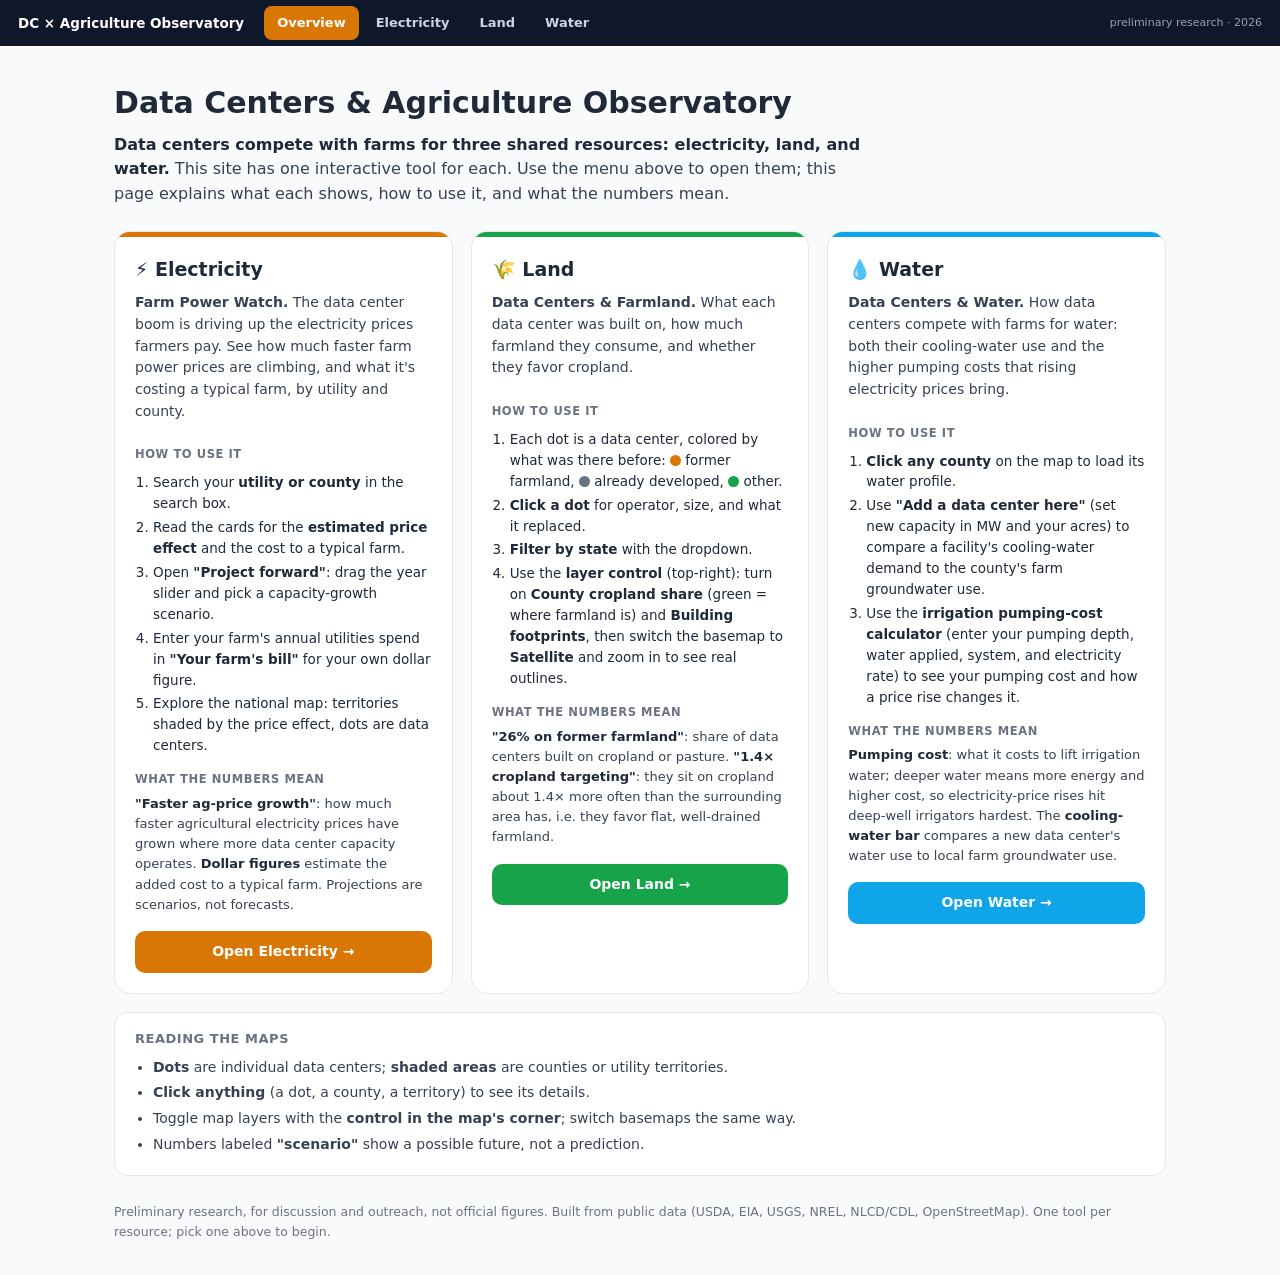
<file: index.html>
<!DOCTYPE html>
<html lang="en">
<head>
<meta charset="utf-8"/>
<meta name="viewport" content="width=device-width, initial-scale=1"/>
<title>DC × Agriculture Observatory · Overview</title>
<style>
  :root{--amber:#d97706;--green:#16a34a;--blue:#0ea5e9;--ink:#1f2937;--muted:#6b7280;--line:#e5e7eb;--bg:#f8fafc}
  *{box-sizing:border-box}
  body{margin:0;font-family:system-ui,-apple-system,Segoe UI,Roboto,sans-serif;color:var(--ink);background:var(--bg);line-height:1.55}
  .obs-nav{display:flex;align-items:center;gap:4px;background:#0f172a;padding:0 18px;height:46px;position:sticky;top:0;z-index:9999}
  .obs-nav .obs-brand{font-weight:700;font-size:13.5px;color:#fff;margin-right:16px}
  .obs-nav a{color:#cbd5e1;text-decoration:none;padding:7px 13px;border-radius:8px;font-size:13px;font-weight:600}
  .obs-nav a:hover{background:#1e293b;color:#fff}
  .obs-nav a.active{background:#d97706;color:#fff}
  .obs-nav .spacer{flex:1}.obs-nav .tag{font-size:11px;color:#94a3b8}
  .hero{max-width:1100px;margin:0 auto;padding:34px 24px 6px}
  .hero h1{font-size:30px;margin:0 0 6px}
  .hero p{font-size:16px;color:#374151;max-width:760px;margin:0}
  .hero .lead{font-weight:600;color:var(--ink)}
  .grid{max-width:1100px;margin:18px auto;padding:0 24px;display:grid;grid-template-columns:repeat(auto-fit,minmax(300px,1fr));gap:18px}
  .card{background:#fff;border:1px solid var(--line);border-radius:16px;overflow:hidden;display:flex;flex-direction:column}
  .card .accent{height:5px}
  .card .body{padding:18px 20px 20px;display:flex;flex-direction:column;height:100%}
  .card h2{font-size:19px;margin:0 0 2px;display:flex;align-items:center;gap:8px}
  .card .what{color:#374151;font-size:14px;margin:6px 0 12px}
  .card h3{font-size:11.5px;text-transform:uppercase;letter-spacing:.05em;color:var(--muted);margin:12px 0 5px}
  .card ol{margin:0;padding-left:18px;font-size:13.5px}
  .card ol li{margin:3px 0}
  .card .means{font-size:13px;color:#374151}
  .card .means b{color:var(--ink)}
  .card .open{margin-top:auto;display:inline-block;text-align:center;margin-top:16px;padding:10px;border-radius:10px;color:#fff;font-weight:700;text-decoration:none;font-size:14px}
  .tips,.foot{max-width:1100px;margin:0 auto;padding:8px 24px}
  .tips{background:#fff;border:1px solid var(--line);border-radius:14px;padding:16px 20px;margin:6px auto 18px;max-width:1052px}
  .tips h3{margin:0 0 8px;font-size:13px;text-transform:uppercase;letter-spacing:.04em;color:var(--muted)}
  .tips ul{margin:0;padding-left:18px;font-size:14px;color:#374151}
  .tips li{margin:4px 0}
  .foot{color:var(--muted);font-size:12.5px;padding-bottom:34px}
  .dot{width:11px;height:11px;border-radius:50%;display:inline-block;vertical-align:middle}
</style>
</head>
<body>
<nav class="obs-nav">
  <span class="obs-brand">DC × Agriculture Observatory</span>
  <a href="index.html" class="active">Overview</a>
  <a href="electricity.html">Electricity</a>
  <a href="land_map.html">Land</a>
  <a href="water_map.html">Water</a>
  <span class="spacer"></span><span class="tag">preliminary research · 2026</span>
</nav>

<div class="hero">
  <h1>Data Centers &amp; Agriculture Observatory</h1>
  <p><span class="lead">Data centers compete with farms for three shared resources: electricity, land, and water.</span>
  This site has one interactive tool for each. Use the menu above to open them; this page explains what each
  shows, how to use it, and what the numbers mean.</p>
</div>

<div class="grid">

  <!-- ELECTRICITY -->
  <div class="card">
    <div class="accent" style="background:var(--amber)"></div>
    <div class="body">
      <h2>⚡ Electricity</h2>
      <div class="what"><b>Farm Power Watch.</b> The data center boom is driving up the electricity prices
        farmers pay. See how much faster farm power prices are climbing, and what it's costing a typical farm, by utility and county.</div>
      <h3>How to use it</h3>
      <ol>
        <li>Search your <b>utility or county</b> in the search box.</li>
        <li>Read the cards for the <b>estimated price effect</b> and the cost to a typical farm.</li>
        <li>Open <b>"Project forward"</b>: drag the year slider and pick a capacity-growth scenario.</li>
        <li>Enter your farm's annual utilities spend in <b>"Your farm's bill"</b> for your own dollar figure.</li>
        <li>Explore the national map: territories shaded by the price effect, dots are data centers.</li>
      </ol>
      <h3>What the numbers mean</h3>
      <div class="means"><b>"Faster ag-price growth"</b>: how much faster agricultural electricity prices
        have grown where more data center capacity operates. <b>Dollar figures</b> estimate the added cost
        to a typical farm. Projections are scenarios, not forecasts.</div>
      <a class="open" style="background:var(--amber)" href="electricity.html">Open Electricity →</a>
    </div>
  </div>

  <!-- LAND -->
  <div class="card">
    <div class="accent" style="background:var(--green)"></div>
    <div class="body">
      <h2>🌾 Land</h2>
      <div class="what"><b>Data Centers &amp; Farmland.</b> What each data center was built on, how much farmland
        they consume, and whether they favor cropland.</div>
      <h3>How to use it</h3>
      <ol>
        <li>Each dot is a data center, colored by what was there before:
          <span class="dot" style="background:var(--amber)"></span> former farmland,
          <span class="dot" style="background:#6b7280"></span> already developed,
          <span class="dot" style="background:var(--green)"></span> other.</li>
        <li><b>Click a dot</b> for operator, size, and what it replaced.</li>
        <li><b>Filter by state</b> with the dropdown.</li>
        <li>Use the <b>layer control</b> (top-right): turn on <b>County cropland share</b> (green = where farmland is)
          and <b>Building footprints</b>, then switch the basemap to <b>Satellite</b> and zoom in to see real outlines.</li>
      </ol>
      <h3>What the numbers mean</h3>
      <div class="means"><b>"26% on former farmland"</b>: share of data centers built on cropland or pasture.
        <b>"1.4× cropland targeting"</b>: they sit on cropland about 1.4× more often than the surrounding area has,
        i.e. they favor flat, well-drained farmland.</div>
      <a class="open" style="background:var(--green)" href="land_map.html">Open Land →</a>
    </div>
  </div>

  <!-- WATER -->
  <div class="card">
    <div class="accent" style="background:var(--blue)"></div>
    <div class="body">
      <h2>💧 Water</h2>
      <div class="what"><b>Data Centers &amp; Water.</b> How data centers compete with farms for water: both their
        cooling-water use and the higher pumping costs that rising electricity prices bring.</div>
      <h3>How to use it</h3>
      <ol>
        <li><b>Click any county</b> on the map to load its water profile.</li>
        <li>Use <b>"Add a data center here"</b> (set new capacity in MW and your acres) to compare a facility's
          cooling-water demand to the county's farm groundwater use.</li>
        <li>Use the <b>irrigation pumping-cost calculator</b> (enter your pumping depth, water applied, system,
          and electricity rate) to see your pumping cost and how a price rise changes it.</li>
      </ol>
      <h3>What the numbers mean</h3>
      <div class="means"><b>Pumping cost</b>: what it costs to lift irrigation water; deeper water means more
        energy and higher cost, so electricity-price rises hit deep-well irrigators hardest. The
        <b>cooling-water bar</b> compares a new data center's water use to local farm groundwater use.</div>
      <a class="open" style="background:var(--blue)" href="water_map.html">Open Water →</a>
    </div>
  </div>
</div>

<div class="tips">
  <h3>Reading the maps</h3>
  <ul>
    <li><b>Dots</b> are individual data centers; <b>shaded areas</b> are counties or utility territories.</li>
    <li><b>Click anything</b> (a dot, a county, a territory) to see its details.</li>
    <li>Toggle map layers with the <b>control in the map's corner</b>; switch basemaps the same way.</li>
    <li>Numbers labeled <b>"scenario"</b> show a possible future, not a prediction.</li>
  </ul>
</div>

<div class="foot">
  Preliminary research, for discussion and outreach, not official figures. Built from public data
  (USDA, EIA, USGS, NREL, NLCD/CDL, OpenStreetMap). One tool per resource; pick one above to begin.
</div>
</body>
</html>
</file>
